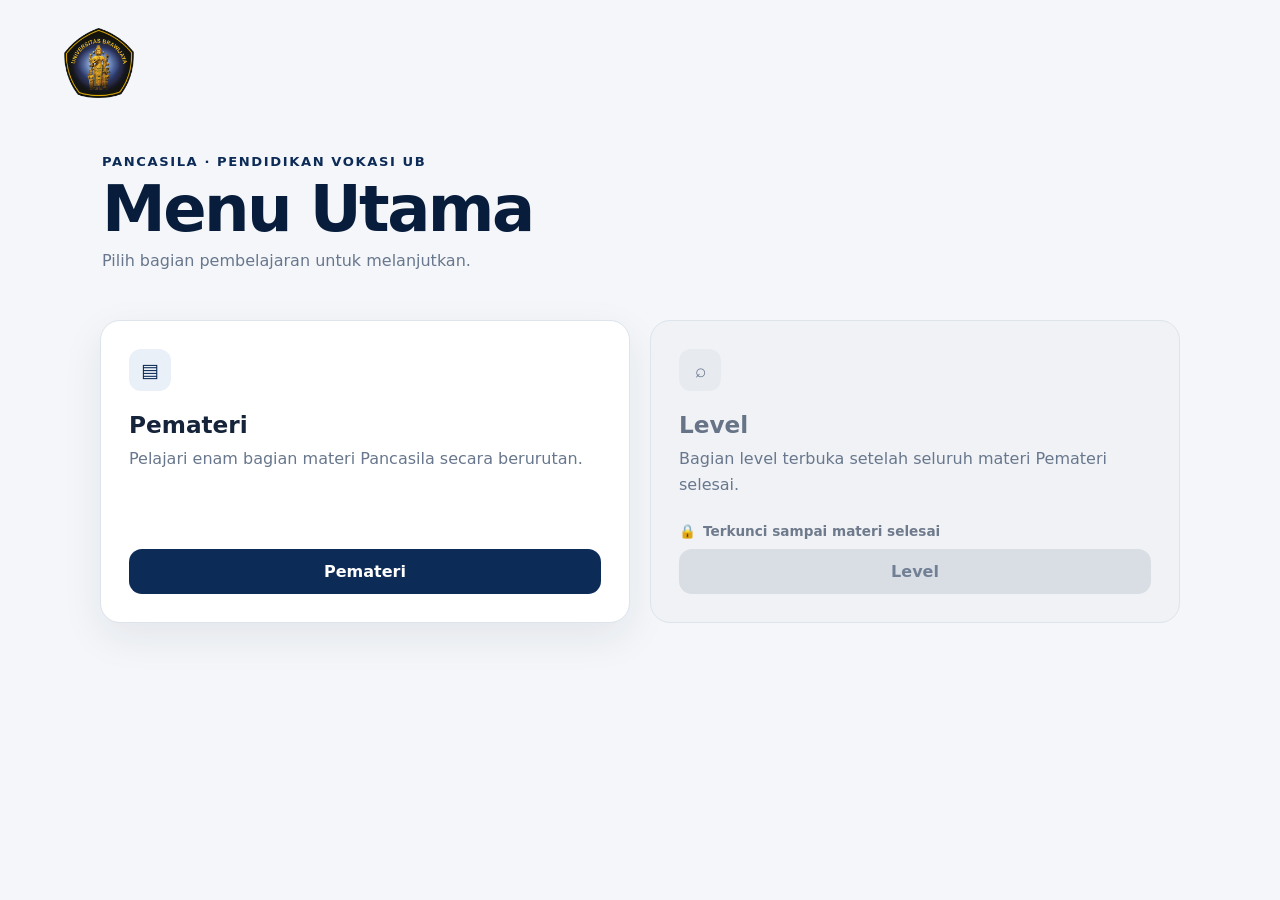
<file: menu.html>
<!DOCTYPE html>
<html lang="id">
<head>
    <meta charset="UTF-8">
    <meta name="viewport" content="width=device-width, initial-scale=1.0">
    <title>Menu Utama — Pancasila | Pendidikan Vokasi UB</title>

    <!-- PRELOAD: 8 gambar tutorial diminta diambil sejak halaman menu mulai dibuka. -->
    <link rel="preload" as="image" href="tutorial1.png" fetchpriority="high">
    <link rel="preload" as="image" href="tutorial2.png" fetchpriority="high">
    <link rel="preload" as="image" href="tutorial3.png" fetchpriority="high">
    <link rel="preload" as="image" href="tutorial4.png" fetchpriority="high">
    <link rel="preload" as="image" href="tutorial5.png" fetchpriority="high">
    <link rel="preload" as="image" href="tutorial6.png" fetchpriority="high">
    <link rel="preload" as="image" href="tutorial7.png" fetchpriority="high">
    <link rel="preload" as="image" href="tutorial8.png" fetchpriority="high">

    <style>
        :root {
            --ub-blue: #0d2b57;
            --ub-blue-deep: #081d3b;
            --ub-blue-soft: #eaf0f8;
            --ink: #15243a;
            --muted: #68778d;
            --surface: #ffffff;
            --soft: #f4f6f9;
            --line: #dde4ec;
            --shadow: 0 14px 40px rgba(21, 36, 58, 0.08);
        }

        * { box-sizing: border-box; }
        html { scroll-behavior: smooth; }
        body {
            margin: 0;
            min-height: 100vh;
            font-family: Inter, ui-sans-serif, system-ui, -apple-system, BlinkMacSystemFont, "Segoe UI", sans-serif;
            color: var(--ink);
            background: var(--soft);
            overflow-x: hidden;
        }
        button, a { font: inherit; }
        button { cursor: pointer; }

        header {
            position: sticky;
            top: 0;
            z-index: 20;
            display: flex;
            align-items: flex-start;
            justify-content: space-between;
            padding: clamp(16px, 3vw, 28px) clamp(18px, 5vw, 64px);
            background: transparent;
        }
        header img {
            width: clamp(46px, 6vw, 70px);
            height: clamp(46px, 6vw, 70px);
            object-fit: contain;
            display: block;
        }

        main {
            width: min(1080px, calc(100% - 32px));
            margin: 0 auto;
            padding: 18px 0 70px;
        }
        .view { display: none; animation: viewIn 260ms ease both; }
        .view.active { display: block; }
        @keyframes viewIn {
            from { opacity: 0; transform: translateY(8px); }
            to { opacity: 1; transform: translateY(0); }
        }

        .eyebrow {
            margin: 0 0 8px;
            font-size: .82rem;
            font-weight: 800;
            letter-spacing: .12em;
            text-transform: uppercase;
            color: var(--ub-blue);
        }
        h1, h2, h3, p { margin-top: 0; }
        h1 {
            margin-bottom: 10px;
            font-size: clamp(2.3rem, 5vw, 4.1rem);
            letter-spacing: -.04em;
            line-height: 1;
            color: var(--ub-blue-deep);
        }
        .lead, .section-title p { color: var(--muted); }

        .menu-hero { padding: 10px 2px 28px; }
        .menu-grid {
            display: grid;
            grid-template-columns: repeat(2, minmax(0, 1fr));
            gap: 20px;
            margin-top: 6px;
        }
        .menu-card {
            min-height: 210px;
            border: 1px solid var(--line);
            border-radius: 20px;
            background: var(--surface);
            box-shadow: var(--shadow);
            padding: 28px;
            display: flex;
            flex-direction: column;
            justify-content: space-between;
            transition: transform 180ms ease, box-shadow 180ms ease, border-color 180ms ease;
        }
        .menu-card:not(.locked):hover {
            transform: translateY(-3px);
            box-shadow: 0 18px 46px rgba(21, 36, 58, 0.11);
        }
        .menu-icon {
            width: 42px;
            height: 42px;
            border-radius: 12px;
            display: grid;
            place-items: center;
            background: var(--ub-blue-soft);
            color: var(--ub-blue);
            font-size: 1.2rem;
        }
        .menu-card h2 { margin: 20px 0 8px; font-size: 1.45rem; }
        .menu-card p { margin-bottom: 22px; color: var(--muted); line-height: 1.65; }

        .primary-btn, .secondary-btn, .arrow-btn, .tutorial-arrow, .level-btn {
            border: 0;
            border-radius: 13px;
            transition: transform 180ms ease, background 180ms ease, box-shadow 180ms ease, border-color 180ms ease;
        }
        .primary-btn {
            width: 100%;
            padding: 13px 18px;
            background: var(--ub-blue);
            color: #fff;
            font-weight: 800;
        }
        .primary-btn:hover:not(:disabled) { background: #12376d; transform: translateY(-1px); }
        .locked { background: #f0f2f5; box-shadow: none; color: #677487; }
        .locked .menu-icon { background: #e7ebf0; color: #69778a; }
        .locked .primary-btn { background: #d9dee5; color: #728095; cursor: not-allowed; }
        .lock-note {
            display: inline-flex;
            align-items: center;
            gap: 7px;
            margin-bottom: 10px;
            font-size: .85rem;
            font-weight: 700;
            color: #6f7b8c;
        }

        .section-top {
            display: flex;
            align-items: center;
            justify-content: space-between;
            gap: 16px;
            margin-bottom: 20px;
        }
        .section-title h2 {
            margin-bottom: 7px;
            font-size: clamp(1.8rem, 4vw, 2.65rem);
            letter-spacing: -.03em;
            color: var(--ub-blue-deep);
        }
        .secondary-btn {
            padding: 10px 14px;
            color: var(--ub-blue);
            background: #fff;
            border: 1px solid var(--line);
            font-weight: 800;
            white-space: nowrap;
        }
        .secondary-btn:hover { border-color: #bdc9d8; background: #fbfcfe; }

        .material-card, .tutorial-card {
            border: 1px solid var(--line);
            border-radius: 20px;
            background: #fff;
            box-shadow: var(--shadow);
            overflow: hidden;
        }
        .progress-row {
            display: flex;
            align-items: center;
            justify-content: space-between;
            gap: 16px;
            padding: 15px 22px;
            border-bottom: 1px solid var(--line);
            color: var(--muted);
            font-size: .9rem;
            font-weight: 800;
        }
        .progress-track { height: 5px; background: #e8edf3; overflow: hidden; }
        .progress-fill { height: 100%; width: 16.6667%; background: var(--ub-blue); transition: width 250ms ease; }
        .material-body { padding: clamp(24px, 4vw, 48px); }
        .material-body h3 {
            margin-bottom: 20px;
            font-size: clamp(1.65rem, 3.6vw, 2.45rem);
            line-height: 1.12;
            letter-spacing: -.025em;
            color: var(--ub-blue-deep);
        }
        .summary-label, .points-label {
            margin: 0 0 8px;
            font-size: .82rem;
            font-weight: 900;
            letter-spacing: .08em;
            text-transform: uppercase;
            color: var(--ub-blue);
        }
        .summary-text { margin-bottom: 28px; font-size: 1.05rem; line-height: 1.8; color: #34445a; }
        .points-list { margin: 0; padding-left: 1.2rem; color: #304158; line-height: 1.75; }
        .points-list li { padding-left: .28rem; margin-bottom: 8px; }
        .points-list ul { margin: 7px 0 2px; padding-left: 1.2rem; }

        .material-nav {
            display: grid;
            grid-template-columns: 56px 1fr 56px;
            align-items: center;
            gap: 14px;
            margin-top: 18px;
        }
        .arrow-btn {
            width: 56px;
            height: 56px;
            display: grid;
            place-items: center;
            background: var(--ub-blue);
            color: #fff;
            font-size: 1.25rem;
            font-weight: 900;
        }
        .arrow-btn:hover:not(:disabled) { background: #12376d; transform: translateY(-1px); }
        .arrow-btn:disabled { background: #d9dee5; color: #8793a2; cursor: not-allowed; }
        .nav-center { text-align: center; }
        .nav-center strong { display: block; margin-bottom: 4px; color: var(--ub-blue-deep); }
        .nav-center span { color: var(--muted); font-size: .92rem; }

        /* ==================== TUTORIAL: 1:1 + CACHE ==================== */
        .tutorial-stage {
            width: min(680px, 100%);
            aspect-ratio: 1 / 1;
            margin: 0 auto;
            background: #edf1f5;
            position: relative;
            overflow: hidden;
        }
        .tutorial-stage img {
            width: 100%;
            height: 100%;
            object-fit: contain;
            display: block;
            opacity: 1;
            transition: opacity 120ms ease;
        }
        .tutorial-stage.loading img { opacity: .82; }
        .tutorial-controls {
            display: grid;
            grid-template-columns: 52px 1fr 52px;
            align-items: center;
            gap: 12px;
            padding: 16px 18px 18px;
        }
        .tutorial-count { text-align: center; font-weight: 900; color: var(--ub-blue-deep); }
        .tutorial-arrow {
            width: 52px;
            height: 48px;
            border: 1px solid var(--line);
            background: #fff;
            color: var(--ub-blue);
            font-size: 1.2rem;
            font-weight: 900;
        }
        .tutorial-arrow:hover:not(:disabled) { background: var(--ub-blue-soft); }
        .tutorial-arrow:disabled { color: #99a4b2; background: #f3f5f7; cursor: not-allowed; }

        .level-links {
            width: min(740px, 100%);
            margin: 24px auto 0;
            display: grid;
            grid-template-columns: repeat(2, minmax(0, 1fr));
            gap: 14px;
        }
        .level-btn {
            display: flex;
            align-items: center;
            justify-content: space-between;
            gap: 14px;
            padding: 16px 18px;
            background: var(--ub-blue);
            color: #fff;
            text-decoration: none;
            font-weight: 900;
            box-shadow: 0 8px 22px rgba(13, 43, 87, 0.14);
        }
        .level-btn:hover { background: #12376d; transform: translateY(-1px); }
        .level-sub { display: block; margin-top: 4px; font-size: .78rem; font-weight: 600; opacity: .78; }
        .level-arrow { font-size: 1.1rem; }
        .notice {
            margin-top: 18px;
            padding: 13px 15px;
            border-radius: 12px;
            background: #f8fafc;
            border: 1px solid var(--line);
            color: var(--muted);
            font-size: .9rem;
            line-height: 1.55;
        }

        @media (max-width: 720px) {
            main { width: min(100% - 22px, 680px); padding-top: 12px; }
            .menu-grid { grid-template-columns: 1fr; }
            .menu-card { min-height: 190px; }
            .section-top { align-items: flex-start; }
            .material-nav { grid-template-columns: 50px 1fr 50px; gap: 8px; }
            .arrow-btn { width: 50px; height: 50px; }
        }
        @media (max-width: 520px) {
            header { padding: 14px; }
            header img { width: 50px; height: 50px; }
            main { width: min(100% - 16px, 680px); padding-bottom: 40px; }
            .section-top { display: grid; gap: 12px; }
            .secondary-btn { width: 100%; }
            .material-body { padding: 22px 18px; }
            .progress-row { padding-left: 16px; padding-right: 16px; }
            .material-nav { position: sticky; bottom: 10px; background: rgba(244, 246, 249, .96); padding: 10px 0; }
            .level-links { grid-template-columns: 1fr; }
            .tutorial-controls { padding-left: 12px; padding-right: 12px; }
        }
        @media (prefers-reduced-motion: reduce) {
            *, *::before, *::after { animation-duration: .01ms !important; transition-duration: .01ms !important; scroll-behavior: auto !important; }
        }
    </style>
</head>
<body>
    <header aria-label="Identitas Universitas Brawijaya">
        <img src="logo_ub.png" alt="Logo Universitas Brawijaya">
        <img src="logo_vokasi.png" alt="Logo Pendidikan Vokasi Universitas Brawijaya">
    </header>

    <main>
        <section class="view active" id="menuView" aria-labelledby="menuTitle">
            <div class="menu-hero">
                <p class="eyebrow">Pancasila · Pendidikan Vokasi UB</p>
                <h1 id="menuTitle">Menu Utama</h1>
                <p class="lead">Pilih bagian pembelajaran untuk melanjutkan.</p>
            </div>
            <div class="menu-grid">
                <article class="menu-card">
                    <div>
                        <div class="menu-icon" aria-hidden="true">▤</div>
                        <h2>Pemateri</h2>
                        <p>Pelajari enam bagian materi Pancasila secara berurutan.</p>
                    </div>
                    <button class="primary-btn" id="materiButton" type="button">Pemateri</button>
                </article>
                <article class="menu-card locked" id="levelCard">
                    <div>
                        <div class="menu-icon" aria-hidden="true">⌕</div>
                        <h2>Level</h2>
                        <p>Bagian level terbuka setelah seluruh materi Pemateri selesai.</p>
                    </div>
                    <div>
                        <div class="lock-note" id="lockNote"><span aria-hidden="true">🔒</span> Terkunci sampai materi selesai</div>
                        <button class="primary-btn" id="levelButton" type="button" disabled>Level</button>
                    </div>
                </article>
            </div>
        </section>

        <section class="view" id="materialView" aria-labelledby="materialHeading">
            <div class="section-top">
                <div class="section-title">
                    <h2 id="materialHeading">Pemateri</h2>
                    <p>Materi Pancasila dalam enam bagian.</p>
                </div>
                <button class="secondary-btn" id="materialBack" type="button">← Kembali</button>
            </div>
            <article class="material-card">
                <div class="progress-row">
                    <span id="materialCounter">1 / 6</span>
                    <span>Materi Pancasila</span>
                </div>
                <div class="progress-track" aria-hidden="true"><div class="progress-fill" id="materialProgress"></div></div>
                <div class="material-body">
                    <h3 id="materialTitle"></h3>
                    <p class="summary-label">Rangkuman:</p>
                    <p class="summary-text" id="materialSummary"></p>
                    <p class="points-label">Poin-Poin Penting:</p>
                    <div id="materialPoints"></div>
                </div>
            </article>
            <div class="material-nav" aria-label="Navigasi materi">
                <button class="arrow-btn" id="materialPrev" type="button" aria-label="Materi sebelumnya">←</button>
                <div class="nav-center">
                    <strong id="navActionLabel">Lanjut ke materi berikutnya</strong>
                    <span id="navActionHint">Gunakan panah untuk berpindah materi.</span>
                </div>
                <button class="arrow-btn" id="materialNext" type="button" aria-label="Materi berikutnya">→</button>
            </div>
        </section>

        <section class="view" id="levelView" aria-labelledby="levelHeading">
            <div class="section-top">
                <div class="section-title">
                    <h2 id="levelHeading">Level</h2>
                    <p>Tutorial 1–8 sebelum masuk ke level permainan.</p>
                </div>
                <button class="secondary-btn" id="levelBack" type="button">← Kembali</button>
            </div>
            <article class="tutorial-card" aria-label="Tutorial level">
                <div class="tutorial-stage" id="tutorialStage">
                    <img id="tutorialImage" src="tutorial1.png" alt="Tutorial 1 dari 8" decoding="async" fetchpriority="high">
                </div>
                <div class="tutorial-controls">
                    <button class="tutorial-arrow" id="tutorialPrev" type="button" aria-label="Tutorial sebelumnya">←</button>
                    <div class="tutorial-count" id="tutorialCounter">1 / 8</div>
                    <button class="tutorial-arrow" id="tutorialNext" type="button" aria-label="Tutorial berikutnya">→</button>
                </div>
            </article>
            <div class="level-links">
                <a class="level-btn" id="level1Link" href="https://quiz.zep.us/en/play/WaLAYN" target="_blank" rel="noopener">
                    <span>LEVEL 1<span class="level-sub">Buka level</span></span><span class="level-arrow" aria-hidden="true">→</span>
                </a>
                <a class="level-btn" id="level2Link" href="https://quiz.zep.us/en/play/9PZgW9" target="_blank" rel="noopener">
                    <span>LEVEL 2<span class="level-sub">Buka level</span></span><span class="level-arrow" aria-hidden="true">→</span>
                </a>
            </div>
            <div class="notice">Level 1 dan Level 2 sama-sama terbuka setelah bagian Level dapat diakses.</div>
        </section>
    </main>

    <script>
        /* ====================== KONFIGURASI ====================== */
        const TUTORIAL_IMAGES = [
            'tutorial1.png',
            'tutorial2.png',
            'tutorial3.png',
            'tutorial4.png',
            'tutorial5.png',
            'tutorial6.png',
            'tutorial7.png',
            'tutorial8.png'
        ];
        const LEVEL_LINKS = {
            level1: 'https://quiz.zep.us/en/play/WaLAYN',
            level2: 'https://quiz.zep.us/en/play/9PZgW9'
        };
        const STORAGE_KEY = 'pancasila_pemateri_selesai';

        /*
         * OPTIMASI PEMANGGILAN GAMBAR:
         * - Semua URL dibuat satu daftar.
         * - new Image() memulai request sedini mungkin.
         * - decode() meminta browser menyiapkan bitmap sebelum gambar dipakai.
         * - Promise disimpan sehingga renderTutorial() cukup mengganti src dari cache.
         */
        const tutorialCache = TUTORIAL_IMAGES.map((src, index) => {
            const img = new Image();
            img.decoding = 'async';
            img.fetchPriority = index === 0 ? 'high' : 'auto';
            img.src = src;
            const ready = typeof img.decode === 'function'
                ? img.decode().catch(() => undefined)
                : Promise.resolve();
            return { src, img, ready };
        });

        const menuView = document.getElementById('menuView');
        const materialView = document.getElementById('materialView');
        const levelView = document.getElementById('levelView');
        const materiButton = document.getElementById('materiButton');
        const levelButton = document.getElementById('levelButton');
        const levelCard = document.getElementById('levelCard');
        const lockNote = document.getElementById('lockNote');
        const materialBack = document.getElementById('materialBack');
        const levelBack = document.getElementById('levelBack');
        const materialTitle = document.getElementById('materialTitle');
        const materialSummary = document.getElementById('materialSummary');
        const materialPoints = document.getElementById('materialPoints');
        const materialCounter = document.getElementById('materialCounter');
        const materialProgress = document.getElementById('materialProgress');
        const materialPrev = document.getElementById('materialPrev');
        const materialNext = document.getElementById('materialNext');
        const navActionLabel = document.getElementById('navActionLabel');
        const navActionHint = document.getElementById('navActionHint');
        const tutorialImage = document.getElementById('tutorialImage');
        const tutorialCounter = document.getElementById('tutorialCounter');
        const tutorialPrev = document.getElementById('tutorialPrev');
        const tutorialNext = document.getElementById('tutorialNext');
        const tutorialStage = document.getElementById('tutorialStage');

        let materialIndex = 0;
        let tutorialIndex = 0;

        const MATERIALS = [
            {
                title: '1. Pancasila Dalam Kajian Sejarah',
                summary: 'Pancasila terbentuk melalui proses sejarah panjang dan kemudian disahkan sebagai dasar negara Indonesia.',
                points: `<ul class="points-list"><li><strong>29 Mei–1 Juni 1945:</strong> Sidang BPUPK I membahas dasar negara.</li><li><strong>1 Juni 1945:</strong> Soekarno memperkenalkan istilah <strong>Pancasila</strong>.</li><li><strong>10–17 Juli 1945:</strong> Pembahasan dan perumusan Piagam Jakarta.</li><li><strong>18 Agustus 1945:</strong> Pancasila disahkan sebagai dasar negara dalam UUD 1945.</li><li>Tokoh utama: <strong>Muhammad Yamin, Soepomo, dan Soekarno</strong>.</li><li>Perjalanan Pancasila: <strong>Purbakala → Hindu-Buddha → Islam → Kolonialisme → BPUPK → Orde Lama → Orde Baru → Reformasi</strong>.</li><li>Tantangan saat ini: <strong>korupsi, intoleransi, radikalisme, hoaks, dan politik identitas</strong>.</li></ul>`
            },
            {
                title: '2. Pancasila sebagai Sistem Filsafat',
                summary: 'Pancasila merupakan sistem filsafat karena kelima silanya saling berhubungan dan menjadi dasar pemikiran kehidupan bangsa.',
                points: `<ul class="points-list"><li>Filsafat = berpikir <strong>radikal, sistematis, menyeluruh, dan logis</strong>.</li><li>Pancasila merupakan <strong>sistem yang utuh</strong>, bukan kumpulan nilai yang terpisah.</li><li>Lima sila memiliki hubungan <strong>hierarkis-piramidal</strong> dan saling mengisi.</li><li>Filsafat Pancasila mencakup:<ul><li><strong>Ontologi</strong> → hakikat</li><li><strong>Epistemologi</strong> → cara memperoleh pengetahuan</li><li><strong>Aksiologi</strong> → nilai/kegunaan</li></ul></li><li>Pancasila menjadi <strong>pandangan hidup</strong> dan pedoman dalam kehidupan sehari-hari.</li><li>Nilai Pancasila berasal dari <strong>budaya, agama, dan pengalaman sejarah bangsa Indonesia</strong>.</li></ul>`
            },
            {
                title: '3. Pancasila sebagai Ideologi',
                summary: 'Pancasila merupakan <strong>ideologi terbuka</strong> yang menjadi jalan tengah antara berbagai ideologi dan menyesuaikan penerapannya dengan perkembangan zaman.',
                points: `<ul class="points-list"><li>Ideologi = seperangkat <strong>nilai, gagasan, dan cita-cita</strong> yang menjadi pedoman.</li><li>Pancasila adalah <strong>ideologi terbuka</strong>.</li><li><strong>Nilai dasar tetap</strong>, tetapi penerapannya dapat menyesuaikan perkembangan zaman.</li><li>Menggabungkan nilai universal seperti <strong>HAM, keadilan, dan demokrasi</strong> dengan <strong>gotong royong dan toleransi</strong>.</li><li>Menjaga keseimbangan antara <strong>kebebasan individu dan kepentingan bersama</strong>.</li><li>Tantangan: <strong>radikalisme, disinformasi, kapitalisme global, dan politik identitas</strong>.</li></ul>`
            },
            {
                title: '4. Pancasila sebagai Dasar Negara',
                summary: 'Pancasila merupakan dasar negara, sumber dari segala sumber hukum, dan landasan penyelenggaraan negara.',
                points: `<ul class="points-list"><li>Pancasila menjadi <strong>sumber dari segala sumber hukum</strong>.</li><li>Menjadi <strong>cita hukum dan landasan pembangunan nasional</strong>.</li><li>Pancasila tercantum dalam <strong>Pembukaan UUD 1945 Alinea IV</strong>.</li><li>Hubungan dengan UUD 1945:<ul><li><strong>Formal:</strong> tercantum dalam Pembukaan UUD 1945.</li><li><strong>Material:</strong> menjadi isi pokok/fundamental Pembukaan UUD 1945.</li></ul></li><li>Pancasila diterapkan dalam bidang <strong>politik, ekonomi, sosial budaya, serta pertahanan dan keamanan</strong>.</li><li>Kedudukan Pancasila tetap menjadi dasar negara meskipun UUD 1945 mengalami amandemen.</li></ul>`
            },
            {
                title: '5. Pancasila sebagai Sistem Etika',
                summary: 'Pancasila sebagai sistem etika menjadi pedoman untuk menentukan <strong>baik-buruk dan benar-salah</strong> dalam kehidupan bermasyarakat dan bernegara.',
                points: `<ul class="points-list"><li><strong>Etika:</strong> pemikiran tentang baik-buruk dan benar-salah.</li><li><strong>Moral:</strong> nilai dan norma yang menjadi pedoman perilaku.</li><li><strong>Etiket:</strong> aturan sopan santun.</li><li>Hubungan: <strong>Etika → Moral → Etiket</strong>.</li><li>Aliran etika:<ul><li>Hedonisme</li><li>Utilitarianisme</li><li>Deontologi</li><li>Etika kebajikan</li></ul></li><li>Etika Pancasila menggabungkan nilai <strong>religius, kemanusiaan, kebangsaan, demokrasi, dan keadilan</strong>.</li><li>Pancasila menjadi pedoman menghadapi <strong>intoleransi, diskriminasi, konflik, korupsi, dan ketidakadilan</strong>.</li></ul>`
            },
            {
                title: '6. Pancasila dan IPTEK',
                summary: 'Pancasila menjadi <strong>pedoman nilai dan moral</strong> agar perkembangan IPTEK tetap berorientasi pada manusia dan kepentingan masyarakat.',
                points: `<ul class="points-list"><li>IPTEK memberikan manfaat sekaligus risiko.</li><li>IPTEK membutuhkan nilai karena penggunaannya dipengaruhi <strong>kepentingan manusia</strong>.</li><li>Pancasila sebagai filter IPTEK:<ul><li><strong>Sila 1:</strong> sesuai moral.</li><li><strong>Sila 2:</strong> menjaga martabat manusia.</li><li><strong>Sila 3:</strong> memperkuat persatuan.</li><li><strong>Sila 4:</strong> bersifat inklusif.</li><li><strong>Sila 5:</strong> manfaatnya harus adil.</li></ul></li><li>Contoh isu: <strong>AI, Big Data, privasi, diskriminasi algoritma, media sosial, dan disinformasi</strong>.</li><li>Intinya: <strong>IPTEK harus memanusiakan manusia</strong>, bukan merugikan manusia.</li></ul>`
            }
        ];

        function showView(view) {
            [menuView, materialView, levelView].forEach((item) => item.classList.remove('active'));
            view.classList.add('active');
            window.scrollTo({ top: 0, behavior: 'smooth' });
        }
        function isLearningComplete() { return localStorage.getItem(STORAGE_KEY) === 'true'; }
        function updateLevelLock() {
            const unlocked = isLearningComplete();
            levelButton.disabled = !unlocked;
            levelCard.classList.toggle('locked', !unlocked);
            lockNote.innerHTML = unlocked
                ? '<span aria-hidden="true">🔓</span> Level terbuka'
                : '<span aria-hidden="true">🔒</span> Terkunci sampai materi selesai';
        }
        function renderMaterial() {
            const material = MATERIALS[materialIndex];
            const isLast = materialIndex === MATERIALS.length - 1;
            materialTitle.textContent = material.title;
            materialSummary.innerHTML = material.summary;
            materialPoints.innerHTML = material.points;
            materialCounter.textContent = `${materialIndex + 1} / ${MATERIALS.length}`;
            materialProgress.style.width = `${((materialIndex + 1) / MATERIALS.length) * 100}%`;
            materialPrev.disabled = materialIndex === 0;
            materialNext.textContent = isLast ? '✓' : '→';
            materialNext.setAttribute('aria-label', isLast ? 'Selesaikan materi' : 'Materi berikutnya');
            navActionLabel.textContent = isLast ? 'Selesaikan materi' : 'Lanjut ke materi berikutnya';
            navActionHint.textContent = isLast ? 'Setelah selesai, Anda kembali ke Menu Utama.' : 'Gunakan panah untuk berpindah materi.';
        }
        function renderTutorial() {
            const cached = tutorialCache[tutorialIndex];
            tutorialCounter.textContent = `${tutorialIndex + 1} / ${TUTORIAL_IMAGES.length}`;
            tutorialPrev.disabled = tutorialIndex === 0;
            tutorialNext.disabled = tutorialIndex === TUTORIAL_IMAGES.length - 1;
            tutorialStage.classList.remove('loading');

            // Gunakan objek Image yang sudah dipanggil saat halaman pertama kali dibuka.
            tutorialImage.src = cached.src;
            tutorialImage.alt = `Tutorial ${tutorialIndex + 1} dari ${TUTORIAL_IMAGES.length}`;
        }
        function moveTutorial(direction) {
            const nextIndex = tutorialIndex + direction;
            if (nextIndex < 0 || nextIndex >= TUTORIAL_IMAGES.length) return;
            tutorialIndex = nextIndex;
            renderTutorial();
        }

        materiButton.addEventListener('click', () => {
            materialIndex = 0;
            renderMaterial();
            showView(materialView);
        });
        levelButton.addEventListener('click', () => {
            if (!isLearningComplete()) return;
            tutorialIndex = 0;
            renderTutorial();
            showView(levelView);
        });
        materialBack.addEventListener('click', () => showView(menuView));
        levelBack.addEventListener('click', () => showView(menuView));
        materialPrev.addEventListener('click', () => {
            if (materialIndex <= 0) return;
            materialIndex -= 1;
            renderMaterial();
        });
        materialNext.addEventListener('click', () => {
            if (materialIndex < MATERIALS.length - 1) {
                materialIndex += 1;
                renderMaterial();
            } else {
                localStorage.setItem(STORAGE_KEY, 'true');
                updateLevelLock();
                showView(menuView);
            }
        });
        tutorialPrev.addEventListener('click', () => moveTutorial(-1));
        tutorialNext.addEventListener('click', () => moveTutorial(1));

        let touchStartX = 0;
        let touchStartY = 0;
        tutorialStage.addEventListener('touchstart', (event) => {
            if (!event.changedTouches.length) return;
            touchStartX = event.changedTouches[0].clientX;
            touchStartY = event.changedTouches[0].clientY;
        }, { passive: true });
        tutorialStage.addEventListener('touchend', (event) => {
            if (!event.changedTouches.length) return;
            const dx = event.changedTouches[0].clientX - touchStartX;
            const dy = event.changedTouches[0].clientY - touchStartY;
            if (Math.abs(dx) < 45 || Math.abs(dx) < Math.abs(dy)) return;
            moveTutorial(dx < 0 ? 1 : -1);
        }, { passive: true });

        document.getElementById('level1Link').href = LEVEL_LINKS.level1;
        document.getElementById('level2Link').href = LEVEL_LINKS.level2;

        updateLevelLock();
        renderMaterial();
        renderTutorial();
    </script>
</body>
</html>
</file>
